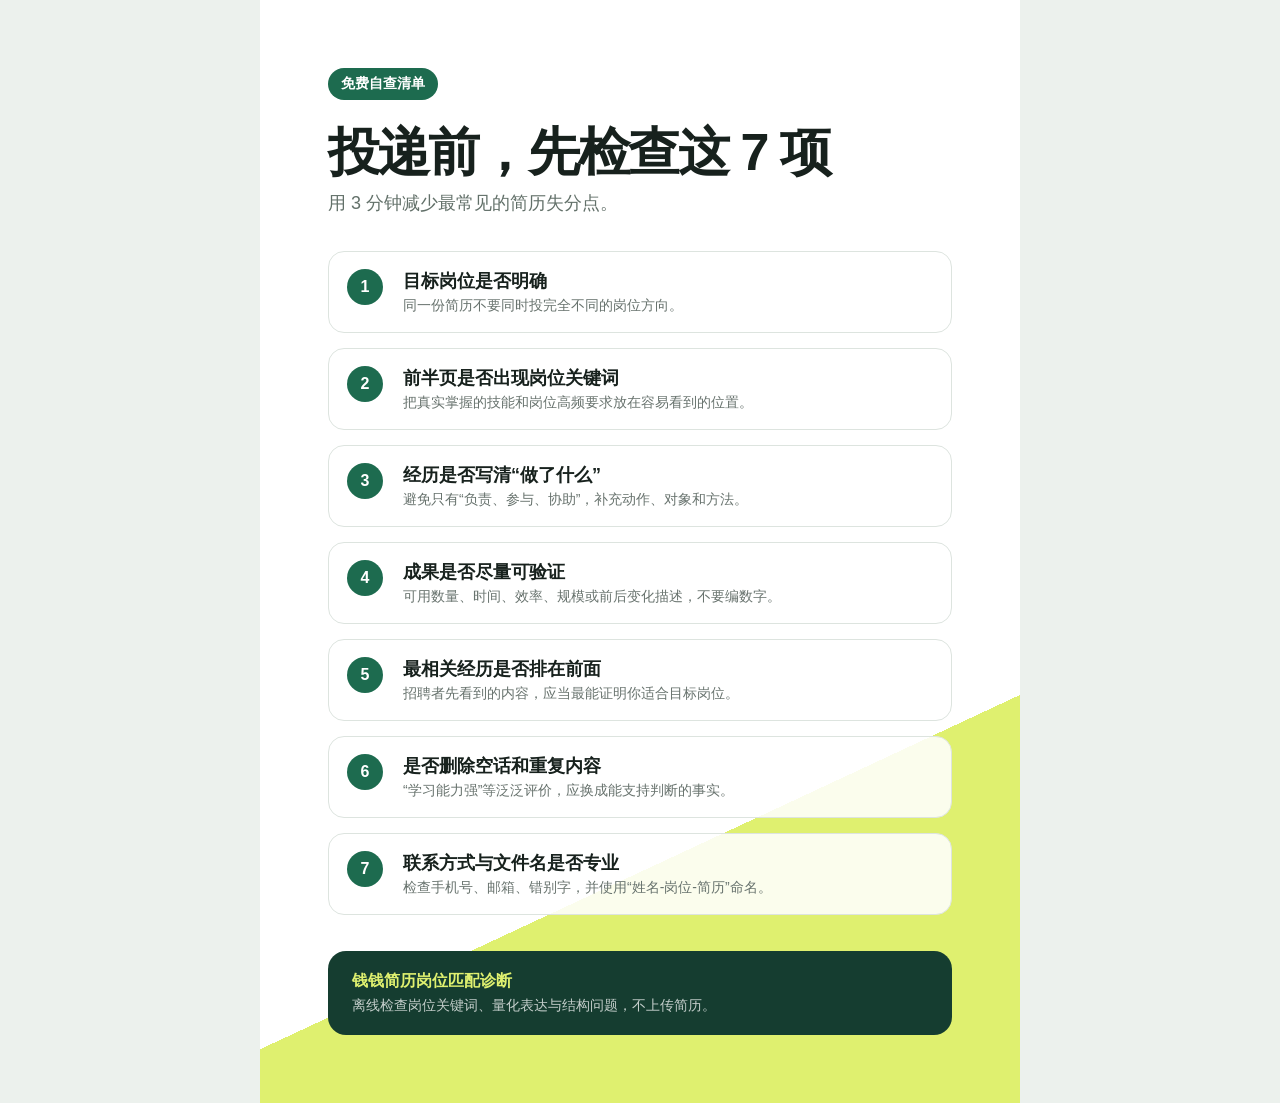
<file: free-checklist.html>
<!doctype html>
<html lang="zh-CN">
<head>
  <meta charset="utf-8">
  <meta name="viewport" content="width=device-width, initial-scale=1">
  <title>投递前 7 项简历自查</title>
  <style>
    *{box-sizing:border-box}body{margin:0;background:#ecf1ed;color:#17211d;font-family:"Microsoft YaHei","PingFang SC",sans-serif}.card{width:min(760px,100%);min-height:1040px;margin:auto;padding:68px;background:linear-gradient(155deg,#fff 0 72%,#dff06f 72%)}.tag{display:inline-block;padding:7px 13px;border-radius:99px;color:#fff;background:#1d6b4f;font-size:14px;font-weight:700}.title{margin:24px 0 10px;font-size:52px;line-height:1.1;letter-spacing:-2px}.sub{margin:0 0 36px;color:#627069;font-size:18px}.list{display:grid;gap:15px}.item{display:grid;grid-template-columns:42px 1fr;gap:14px;align-items:start;padding:17px 18px;border:1px solid #dde4df;border-radius:16px;background:rgba(255,255,255,.88)}.num{display:grid;width:36px;height:36px;place-items:center;border-radius:50%;color:#fff;background:#1d6b4f;font-weight:800}.item b{display:block;margin-bottom:3px;font-size:18px}.item span{color:#68736e;font-size:14px}.footer{margin-top:36px;padding:20px 24px;border-radius:18px;color:#fff;background:#153d30}.footer b{color:#dff06f}.footer p{margin:5px 0 0;font-size:14px;color:rgba(255,255,255,.75)}
  </style>
</head>
<body>
  <main class="card">
    <span class="tag">免费自查清单</span>
    <h1 class="title">投递前，先检查这 7 项</h1>
    <p class="sub">用 3 分钟减少最常见的简历失分点。</p>
    <section class="list">
      <div class="item"><div class="num">1</div><div><b>目标岗位是否明确</b><span>同一份简历不要同时投完全不同的岗位方向。</span></div></div>
      <div class="item"><div class="num">2</div><div><b>前半页是否出现岗位关键词</b><span>把真实掌握的技能和岗位高频要求放在容易看到的位置。</span></div></div>
      <div class="item"><div class="num">3</div><div><b>经历是否写清“做了什么”</b><span>避免只有“负责、参与、协助”，补充动作、对象和方法。</span></div></div>
      <div class="item"><div class="num">4</div><div><b>成果是否尽量可验证</b><span>可用数量、时间、效率、规模或前后变化描述，不要编数字。</span></div></div>
      <div class="item"><div class="num">5</div><div><b>最相关经历是否排在前面</b><span>招聘者先看到的内容，应当最能证明你适合目标岗位。</span></div></div>
      <div class="item"><div class="num">6</div><div><b>是否删除空话和重复内容</b><span>“学习能力强”等泛泛评价，应换成能支持判断的事实。</span></div></div>
      <div class="item"><div class="num">7</div><div><b>联系方式与文件名是否专业</b><span>检查手机号、邮箱、错别字，并使用“姓名-岗位-简历”命名。</span></div></div>
    </section>
    <div class="footer"><b>钱钱简历岗位匹配诊断</b><p>离线检查岗位关键词、量化表达与结构问题，不上传简历。</p></div>
  </main>
</body>
</html>
</file>
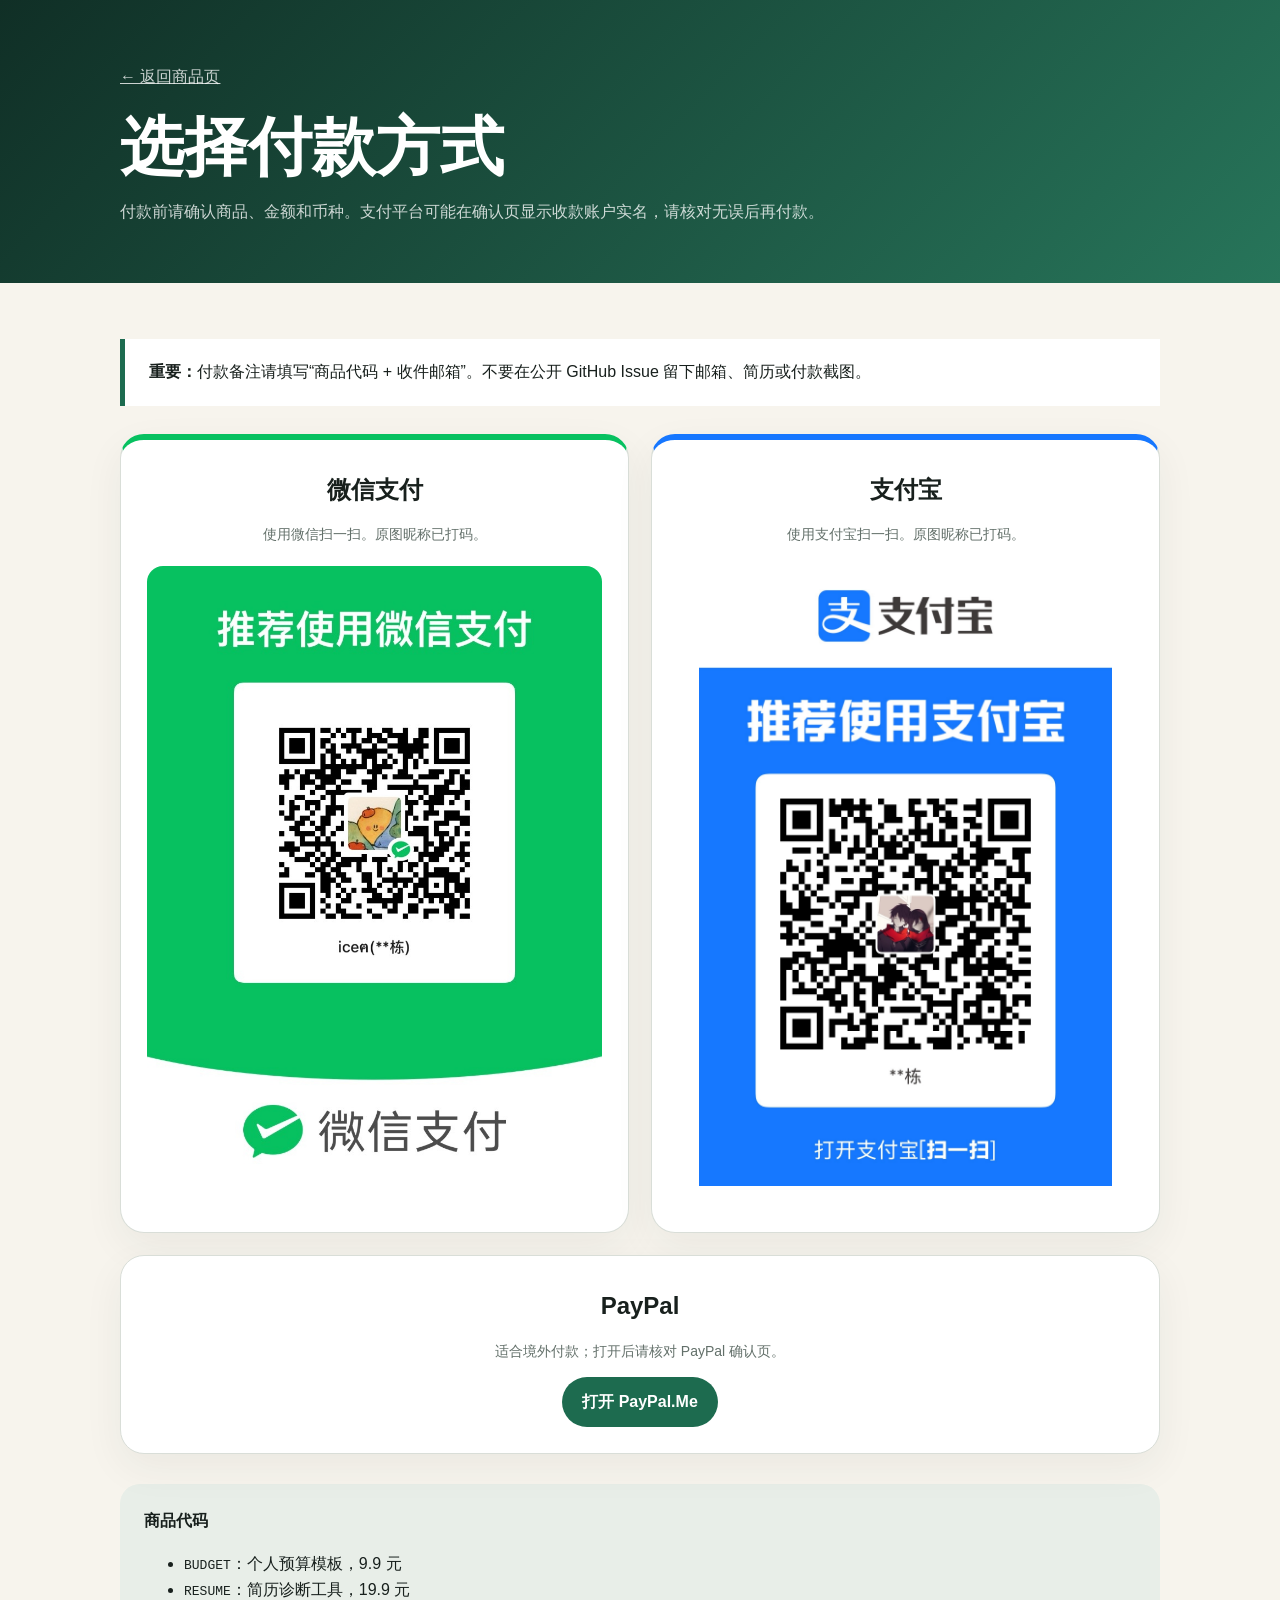
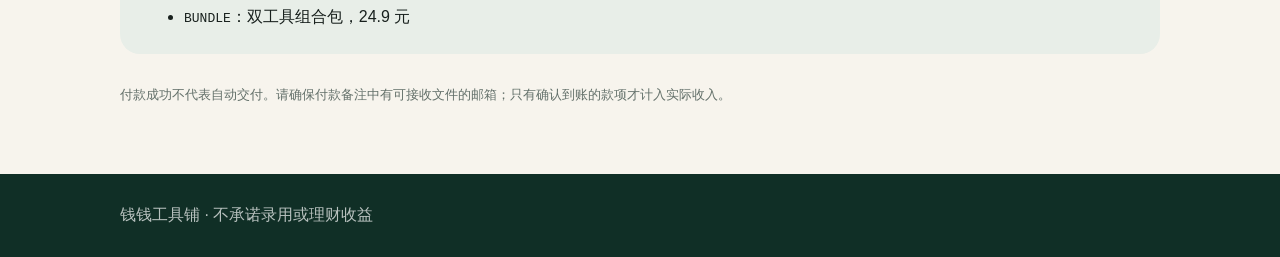
<file: payment.html>
<!doctype html>
<html lang="zh-CN">
<head>
  <meta charset="utf-8">
  <meta name="viewport" content="width=device-width, initial-scale=1">
  <meta name="description" content="钱钱工具铺的微信、支付宝与 PayPal 付款入口。">
  <title>付款方式｜钱钱工具铺</title>
  <style>
    :root{--ink:#18201d;--muted:#63706a;--paper:#f7f4ed;--green:#1d6b4f;--line:#d9ded8;--blue:#1677ff;--wx:#07c160}*{box-sizing:border-box}body{margin:0;color:var(--ink);background:var(--paper);font-family:"Microsoft YaHei","PingFang SC",sans-serif;line-height:1.65}.wrap{width:min(1040px,calc(100% - 36px));margin:auto}.hero{padding:64px 0 42px;color:#fff;background:linear-gradient(135deg,#102f26,#27755a)}a{color:inherit}.back{display:inline-block;margin-bottom:22px;color:rgba(255,255,255,.78)}h1{margin:0;font-size:clamp(38px,6vw,64px);line-height:1.1}.hero p{max-width:740px;color:rgba(255,255,255,.78)}main{padding:56px 0}.notice{margin-bottom:28px;padding:20px 24px;border-left:5px solid var(--green);background:#fff}.grid{display:grid;grid-template-columns:repeat(2,1fr);gap:22px}.card{padding:26px;border:1px solid var(--line);border-radius:24px;background:#fff;text-align:center;box-shadow:0 14px 40px rgba(30,54,43,.06)}.card h2{margin:4px 0 8px}.card p{color:var(--muted);font-size:14px}.qr{display:block;width:100%;max-height:620px;margin:20px auto;object-fit:contain;border-radius:16px;background:#fff}.wx{border-top:6px solid var(--wx)}.ali{border-top:6px solid var(--blue)}.paypal{grid-column:1/-1}.button{display:inline-block;padding:12px 20px;border-radius:999px;color:#fff;background:var(--green);font-weight:700;text-decoration:none}.codes{margin:30px 0;padding:24px;border-radius:20px;background:#e8eee8}.codes ul{margin-bottom:0}.fine{color:var(--muted);font-size:13px}footer{padding:28px 0;color:rgba(255,255,255,.7);background:#102f26}@media(max-width:720px){.grid{grid-template-columns:1fr}.paypal{grid-column:auto}.hero{padding-top:44px}.card{padding:18px}}
  </style>
</head>
<body>
  <header class="hero"><div class="wrap"><a class="back" href="index.html">← 返回商品页</a><h1>选择付款方式</h1><p>付款前请确认商品、金额和币种。支付平台可能在确认页显示收款账户实名，请核对无误后再付款。</p></div></header>
  <main class="wrap">
    <div class="notice"><b>重要：</b>付款备注请填写“商品代码 + 收件邮箱”。不要在公开 GitHub Issue 留下邮箱、简历或付款截图。</div>
    <section class="grid">
      <article class="card wx"><h2>微信支付</h2><p>使用微信扫一扫。原图昵称已打码。</p><img class="qr" id="wechatQr" alt="微信支付收款码"></article>
      <article class="card ali"><h2>支付宝</h2><p>使用支付宝扫一扫。原图昵称已打码。</p><img class="qr" id="alipayQr" alt="支付宝收款码"></article>
      <article class="card paypal"><h2>PayPal</h2><p>适合境外付款；打开后请核对 PayPal 确认页。</p><a class="button" href="https://paypal.me/bubuice27" target="_blank" rel="noopener noreferrer">打开 PayPal.Me</a></article>
    </section>
    <section class="codes"><b>商品代码</b><ul><li><code>BUDGET</code>：个人预算模板，9.9 元</li><li><code>RESUME</code>：简历诊断工具，19.9 元</li><li><code>BUNDLE</code>：双工具组合包，24.9 元</li></ul></section>
    <p class="fine">付款成功不代表自动交付。请确保付款备注中有可接收文件的邮箱；只有确认到账的款项才计入实际收入。</p>
  </main>
  <footer><div class="wrap">钱钱工具铺 · 不承诺录用或理财收益</div></footer>
  <script src="payment-images.js"></script>
</body>
</html>
</file>
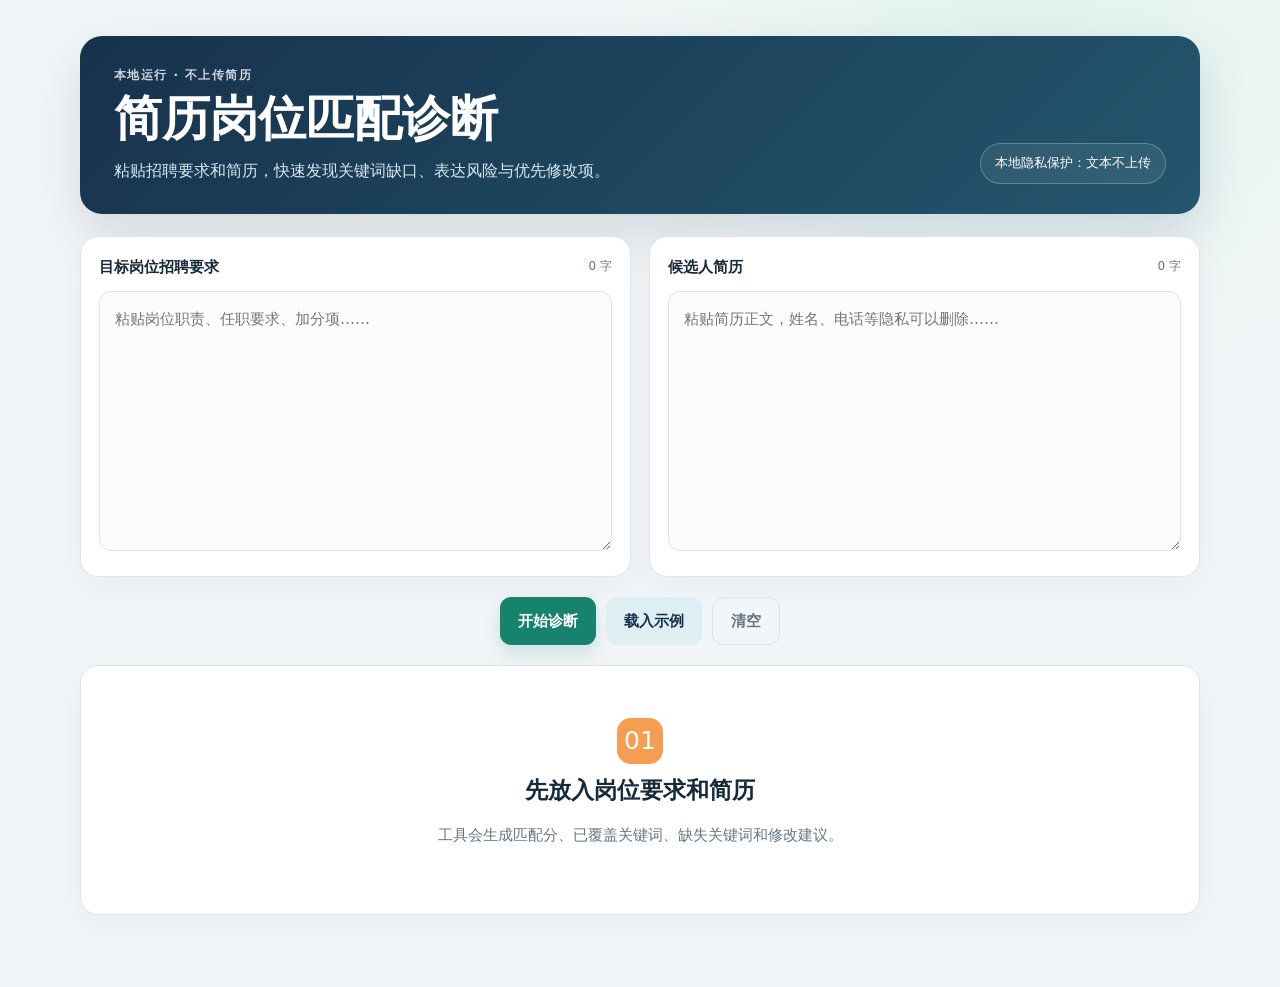
<file: resume.html>
<!doctype html>
<html lang="zh-CN">
<head>
  <meta charset="utf-8">
  <meta name="viewport" content="width=device-width, initial-scale=1">
  <title>钱钱简历岗位匹配诊断</title>
  <style>
:root {
  color-scheme: light;
  --ink: #172a3a;
  --muted: #667684;
  --navy: #17324d;
  --teal: #17836d;
  --orange: #f59e52;
  --surface: #ffffff;
  --canvas: #f3f6f8;
  --line: #dce4e9;
  --good: #dff4ec;
  --warn: #fff0dc;
}

* { box-sizing: border-box; }
body {
  margin: 0;
  color: var(--ink);
  background: radial-gradient(circle at 80% 0%, #e0f3ed 0, transparent 30%), var(--canvas);
  font: 15px/1.6 system-ui, -apple-system, "Microsoft YaHei", sans-serif;
}
.shell { width: min(1120px, calc(100% - 32px)); margin: 36px auto 72px; }
.hero {
  display: flex; justify-content: space-between; align-items: end; gap: 32px;
  padding: 30px 34px; color: white; border-radius: 22px;
  background: linear-gradient(135deg, #17324d, #24566d); box-shadow: 0 20px 50px #17324d26;
}
.eyebrow { margin: 0 0 6px; text-transform: uppercase; letter-spacing: .12em; font-size: 12px; font-weight: 700; opacity: .8; }
h1 { margin: 0; font-size: clamp(30px, 5vw, 48px); line-height: 1.15; }
.subtitle { max-width: 650px; margin: 12px 0 0; color: #d9e8ee; font-size: 16px; }
.privacy { flex: 0 0 auto; padding: 9px 14px; border: 1px solid #ffffff40; border-radius: 999px; background: #ffffff12; font-size: 13px; }
.input-grid, .result-grid { display: grid; grid-template-columns: 1fr 1fr; gap: 18px; margin-top: 22px; }
.panel, .result-card, .score-card, .empty-state {
  display: block; background: var(--surface); border: 1px solid var(--line); border-radius: 18px; box-shadow: 0 10px 30px #17324d0c;
}
.panel { padding: 18px; }
.label-row, .card-title { display: flex; align-items: center; justify-content: space-between; gap: 16px; }
.label-row span { color: var(--muted); font-size: 12px; }
textarea {
  width: 100%; min-height: 260px; margin-top: 12px; padding: 15px; resize: vertical;
  border: 1px solid var(--line); border-radius: 12px; color: var(--ink); background: #fbfcfd;
  font: inherit; outline: none; transition: border .2s, box-shadow .2s;
}
textarea:focus { border-color: var(--teal); box-shadow: 0 0 0 3px #17836d18; }
.actions { display: flex; justify-content: center; gap: 10px; margin: 20px 0; }
button { border: 0; border-radius: 11px; padding: 11px 18px; font: inherit; font-weight: 700; cursor: pointer; }
.primary { color: white; background: var(--teal); box-shadow: 0 8px 18px #17836d30; }
.secondary { color: var(--navy); background: #dfeef2; }
.ghost, .copy { color: var(--muted); background: transparent; border: 1px solid var(--line); }
.empty-state { padding: 52px 20px; text-align: center; color: var(--muted); }
.empty-state h2 { margin: 8px 0 2px; color: var(--ink); }
.empty-icon { width: 46px; height: 46px; margin: auto; display: grid; place-items: center; border-radius: 14px; color: white; background: var(--orange); font-size: 25px; }
.hidden { display: none; }
.score-card { display: flex; align-items: center; gap: 28px; padding: 24px 28px; }
.score-card h2 { margin: 0; font-size: 27px; }
.muted { margin: 4px 0 0; color: var(--muted); }
.score-ring {
  --score-deg: 0deg; flex: 0 0 auto; width: 116px; height: 116px; border-radius: 50%;
  display: grid; place-content: center; text-align: center; position: relative;
  background: conic-gradient(var(--teal) var(--score-deg), #e6ecef 0);
}
.score-ring::after { content: ""; position: absolute; inset: 9px; border-radius: 50%; background: white; }
.score-ring span, .score-ring small { position: relative; z-index: 1; }
.score-ring span { font-size: 35px; font-weight: 800; line-height: 1; }
.score-ring small { color: var(--muted); }
.result-card { padding: 20px; }
.result-card h3 { margin: 0; font-size: 17px; }
.badge { min-width: 28px; padding: 2px 9px; border-radius: 999px; text-align: center; font-weight: 800; }
.badge.good { background: var(--good); color: #126652; }
.badge.warn { background: var(--warn); color: #9b541d; }
.chips { display: flex; flex-wrap: wrap; gap: 8px; margin-top: 16px; min-height: 30px; }
.chip { padding: 5px 10px; border-radius: 999px; background: #eef3f5; color: #3f5361; font-size: 13px; }
.chip.good { background: var(--good); color: #126652; }
.chip.warn { background: var(--warn); color: #9b541d; }
.suggestions { margin-top: 18px; }
.suggestions ol { margin: 14px 0 0; padding-left: 24px; }
.suggestions li { margin: 8px 0; padding-left: 5px; }
.copy { padding: 7px 12px; font-size: 13px; }
.disclaimer { margin: 18px 4px; color: var(--muted); font-size: 12px; text-align: center; }
@media (max-width: 760px) {
  .shell { width: min(100% - 20px, 1120px); margin-top: 12px; }
  .hero { align-items: start; flex-direction: column; padding: 24px; }
  .input-grid, .result-grid { grid-template-columns: 1fr; }
  textarea { min-height: 220px; }
  .actions { flex-wrap: wrap; }
  .score-card { align-items: flex-start; }
}

</style>
</head>
<body>
  <main class="shell">
    <header class="hero">
      <div>
        <p class="eyebrow">本地运行 · 不上传简历</p>
        <h1>简历岗位匹配诊断</h1>
        <p class="subtitle">粘贴招聘要求和简历，快速发现关键词缺口、表达风险与优先修改项。</p>
      </div>
      <div class="privacy">本地隐私保护：文本不上传</div>
    </header>

    <section class="input-grid">
      <label class="panel">
        <span class="label-row"><strong>目标岗位招聘要求</strong><span id="jdCount">0 字</span></span>
        <textarea id="jobDescription" placeholder="粘贴岗位职责、任职要求、加分项……"></textarea>
      </label>
      <label class="panel">
        <span class="label-row"><strong>候选人简历</strong><span id="resumeCount">0 字</span></span>
        <textarea id="resume" placeholder="粘贴简历正文，姓名、电话等隐私可以删除……"></textarea>
      </label>
    </section>

    <div class="actions">
      <button id="analyze" class="primary">开始诊断</button>
      <button id="loadDemo" class="secondary">载入示例</button>
      <button id="clear" class="ghost">清空</button>
    </div>

    <section id="emptyState" class="empty-state">
      <div class="empty-icon">01</div>
      <h2>先放入岗位要求和简历</h2>
      <p>工具会生成匹配分、已覆盖关键词、缺失关键词和修改建议。</p>
    </section>

    <section id="results" class="results hidden" aria-live="polite">
      <div class="score-card">
        <div class="score-ring" id="scoreRing"><span id="score">0</span><small>匹配分</small></div>
        <div>
          <p class="eyebrow">诊断结论</p>
          <h2 id="verdict">需要优化</h2>
          <p id="summary" class="muted"></p>
        </div>
      </div>

      <div class="result-grid">
        <article class="result-card">
          <div class="card-title"><h3>已覆盖关键词</h3><span id="matchedCount" class="badge good">0</span></div>
          <div id="matched" class="chips"></div>
        </article>
        <article class="result-card">
          <div class="card-title"><h3>建议补充关键词</h3><span id="missingCount" class="badge warn">0</span></div>
          <div id="missing" class="chips"></div>
        </article>
      </div>

      <article class="result-card suggestions">
        <div class="card-title"><h3>优先修改建议</h3><button id="copyReport" class="copy">复制报告</button></div>
        <ol id="suggestions"></ol>
      </article>

      <p class="disclaimer">本工具只做文本诊断，不保证面试或录用结果，也不建议编造经历或数据。</p>
    </section>
  </main>
  <script>
const $ = (id) => document.getElementById(id);

const stopWords = new Set([
  "负责", "相关", "以上", "优先", "熟悉", "具备", "能够", "工作", "岗位", "要求", "经验", "能力", "进行", "以及", "良好", "较强", "我们", "公司", "团队", "完成", "使用", "参与", "项目", "专业", "本科", "内容", "业务", "支持", "独立", "包括", "通过", "根据", "至少", "具有", "职位", "任职"
]);

const skillLexicon = [
  "电商运营", "店铺运营", "用户运营", "内容运营", "社群运营", "产品运营", "直播运营", "新媒体运营",
  "抖音", "小红书", "视频号", "微信公众号", "淘宝", "天猫", "京东", "拼多多", "亚马逊", "Shopify",
  "内容排期", "短视频", "直播", "活动策划", "品牌策划", "营销策划", "市场调研", "竞品分析", "数据分析",
  "用户增长", "增长策略", "广告投放", "信息流投放", "搜索引擎优化", "SEO", "SEM", "私域运营",
  "流量", "转化率", "客单价", "复购率", "点击率", "留存率", "销售额", "ROI", "GMV", "成本控制",
  "Excel", "PowerPoint", "Word", "SQL", "Python", "Java", "JavaScript", "TypeScript", "React", "Vue", "Node.js",
  "Go", "C++", "C#", "Linux", "Docker", "Kubernetes", "Git", "AWS", "Azure", "机器学习", "深度学习",
  "自然语言处理", "计算机视觉", "大模型", "提示词", "数据建模", "数据可视化", "Tableau", "Power BI",
  "产品设计", "产品规划", "需求分析", "原型设计", "用户研究", "交互设计", "UI设计", "Figma", "Axure",
  "项目管理", "风险管理", "供应链管理", "库存管理", "采购管理", "质量管理", "流程优化", "跨部门协作",
  "客户管理", "客户开发", "商务拓展", "渠道销售", "销售管理", "合同管理", "谈判", "回款",
  "人才招聘", "绩效管理", "薪酬", "员工关系", "培训", "组织发展", "财务分析", "预算管理", "成本核算",
  "审计", "税务", "会计", "文案写作", "内容创作", "英文", "日语", "沟通协调", "团队管理"
];

const demo = {
  jd: `招聘电商运营专员。负责抖音、小红书店铺日常运营，制定内容排期，分析流量、转化率、客单价和复购率。要求熟练使用Excel，能够进行数据分析和竞品分析，有直播运营、活动策划经验优先。`,
  resume: `两年电商运营经验，负责店铺商品上架、活动报名和客服协同。使用Excel制作周报，优化商品标题。参与618活动，活动期间销售额提升25%。维护抖音账号并发布短视频内容。`
};

function normalize(text) {
  return text.toLowerCase().replace(/[\s,，。；;：:、()（）【】\[\]\/]+/g, " ");
}

function extractKeywords(text) {
  const normalized = normalize(text);
  const english = normalized.match(/[a-z][a-z0-9+#.\-]{1,}/g) || [];
  const lexiconMatches = skillLexicon.filter((term) => normalized.includes(term.toLowerCase()));

  const counts = new Map();
  [...lexiconMatches, ...english].forEach((word) => {
    if (stopWords.has(word) || /^\d+$/.test(word)) return;
    counts.set(word, (counts.get(word) || 0) + 1);
  });

  return [...counts.entries()]
    .sort((a, b) => (b[1] - a[1]) || (b[0].length - a[0].length))
    .filter(([word], index, list) => !list.slice(0, index).some(([chosen]) => chosen.toLowerCase().includes(word.toLowerCase())))
    .slice(0, 18)
    .map(([word]) => word);
}

function containsKeyword(text, keyword) {
  return normalize(text).includes(keyword.toLowerCase());
}

function createChip(word, type) {
  const span = document.createElement("span");
  span.className = `chip ${type}`;
  span.textContent = word;
  return span;
}

function buildSuggestions(jd, resume, matched, missing) {
  const suggestions = [];
  const numberMatches = resume.match(/\d+(?:\.\d+)?[%万千百]?/g) || [];
  const bullets = resume.split(/\n+/).filter((line) => line.trim().length > 10);

  if (missing.length) suggestions.push(`优先核对并补充这些真实经历相关词：${missing.slice(0, 5).join("、")}。没有做过的内容不要硬写。`);
  if (numberMatches.length < 2) suggestions.push("量化成果偏少。为关键经历补充规模、频次、效率、转化、成本或增长数据。");
  if (bullets.length < 3) suggestions.push("经历结构不够清晰。建议按“动作 + 方法 + 结果”拆成3至5条要点。");
  if (!/[提升增长降低节省优化达成转化]/.test(resume)) suggestions.push("结果导向词较少。把“负责、参与”改写为明确动作，并说明带来的结果。");
  if (resume.length < 180) suggestions.push("简历信息量偏少。补充与目标岗位直接相关的项目、工具、职责范围和成果证据。");
  if (resume.length > 1800) suggestions.push("简历正文较长。删除重复职责和弱相关内容，把核心卖点放在前半页。");
  if (matched.length >= 8) suggestions.push("关键词覆盖不错，下一步重点检查这些词是否有真实案例和结果支撑，而不是只做堆砌。");
  return suggestions.slice(0, 5);
}

function analyze() {
  const jd = $("jobDescription").value.trim();
  const resume = $("resume").value.trim();
  if (jd.length < 20 || resume.length < 20) {
    alert("请至少分别输入20个字的岗位要求和简历内容。");
    return;
  }

  const keywords = extractKeywords(jd);
  const matched = keywords.filter((word) => containsKeyword(resume, word));
  const missing = keywords.filter((word) => !containsKeyword(resume, word));
  const coverage = keywords.length ? matched.length / keywords.length : 0;
  const evidenceBonus = Math.min(15, ((resume.match(/\d+(?:\.\d+)?[%万千百]?/g) || []).length * 3));
  const structureBonus = Math.min(10, resume.split(/\n+/).filter((line) => line.trim().length > 10).length * 2);
  const score = Math.min(100, Math.round(coverage * 75 + evidenceBonus + structureBonus));
  const verdict = score >= 75 ? "匹配度较高" : score >= 50 ? "有基础，需要定向补强" : "岗位匹配表达不足";
  const summary = `识别 ${keywords.length} 个重点词，已覆盖 ${matched.length} 个。分数只代表文本匹配与表达证据，不代表录用概率。`;
  const suggestions = buildSuggestions(jd, resume, matched, missing);

  $("score").textContent = score;
  $("scoreRing").style.setProperty("--score-deg", `${score * 3.6}deg`);
  $("verdict").textContent = verdict;
  $("summary").textContent = summary;
  $("matchedCount").textContent = matched.length;
  $("missingCount").textContent = missing.length;
  $("matched").replaceChildren(...(matched.length ? matched.map((x) => createChip(x, "good")) : [createChip("暂未识别", "")]));
  $("missing").replaceChildren(...(missing.length ? missing.map((x) => createChip(x, "warn")) : [createChip("无明显缺口", "good")]));
  $("suggestions").replaceChildren(...suggestions.map((text) => {
    const li = document.createElement("li"); li.textContent = text; return li;
  }));
  $("emptyState").classList.add("hidden");
  $("results").classList.remove("hidden");
  $("results").scrollIntoView({ behavior: "smooth", block: "start" });
}

function updateCounts() {
  $("jdCount").textContent = `${$("jobDescription").value.length} 字`;
  $("resumeCount").textContent = `${$("resume").value.length} 字`;
}

$("analyze").addEventListener("click", analyze);
$("loadDemo").addEventListener("click", () => {
  $("jobDescription").value = demo.jd; $("resume").value = demo.resume; updateCounts(); analyze();
});
$("clear").addEventListener("click", () => {
  $("jobDescription").value = ""; $("resume").value = ""; updateCounts();
  $("results").classList.add("hidden"); $("emptyState").classList.remove("hidden");
});
$("jobDescription").addEventListener("input", updateCounts);
$("resume").addEventListener("input", updateCounts);
$("copyReport").addEventListener("click", async () => {
  const report = `简历岗位匹配诊断\n匹配分：${$("score").textContent}\n结论：${$("verdict").textContent}\n${$("summary").textContent}\n\n优先建议：\n${[...$("suggestions").children].map((li, i) => `${i + 1}. ${li.textContent}`).join("\n")}`;
  let copied = false;
  try {
    await navigator.clipboard.writeText(report);
    copied = true;
  } catch {
    const helper = document.createElement("textarea");
    helper.value = report;
    helper.style.position = "fixed";
    helper.style.opacity = "0";
    document.body.appendChild(helper);
    helper.select();
    copied = document.execCommand("copy");
    helper.remove();
  }
  $("copyReport").textContent = copied ? "已复制" : "请手动复制";
  setTimeout(() => { $("copyReport").textContent = "复制报告"; }, 1400);
});

</script>
</body>
</html>
</file>
